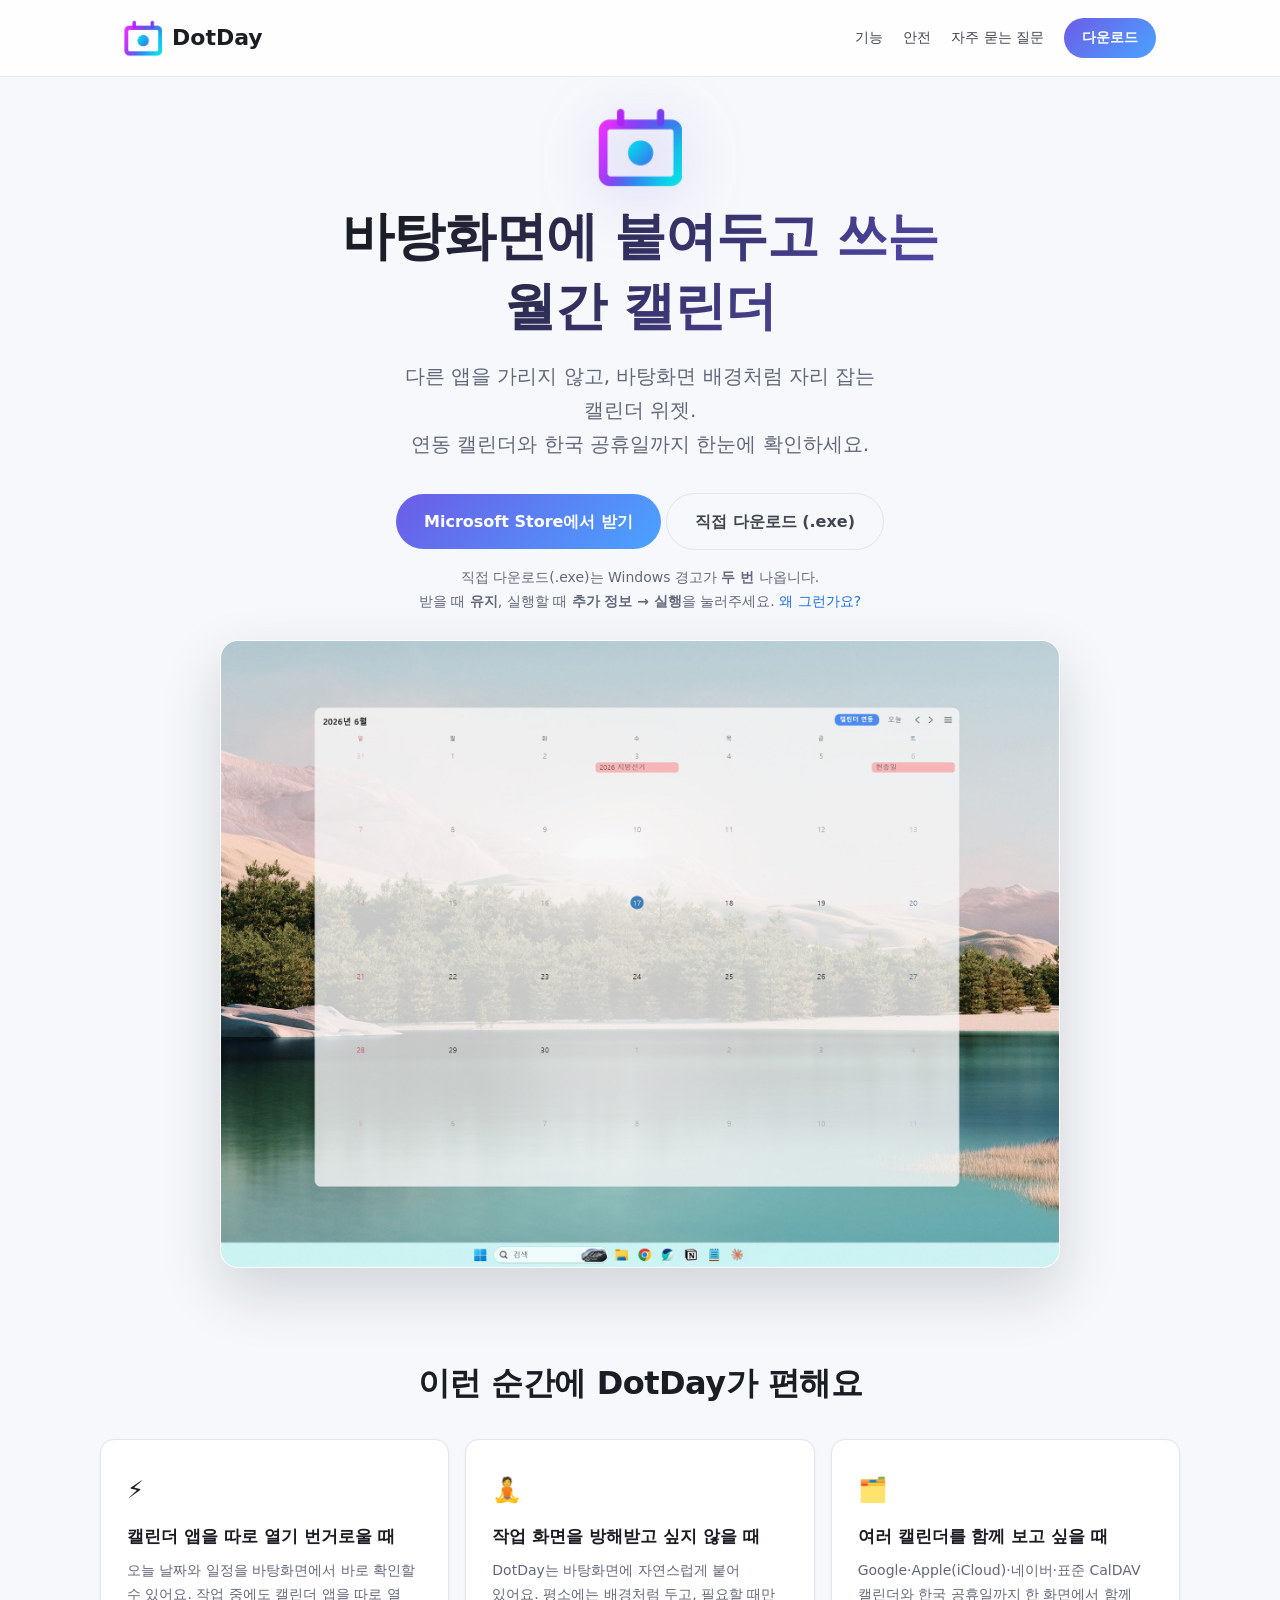
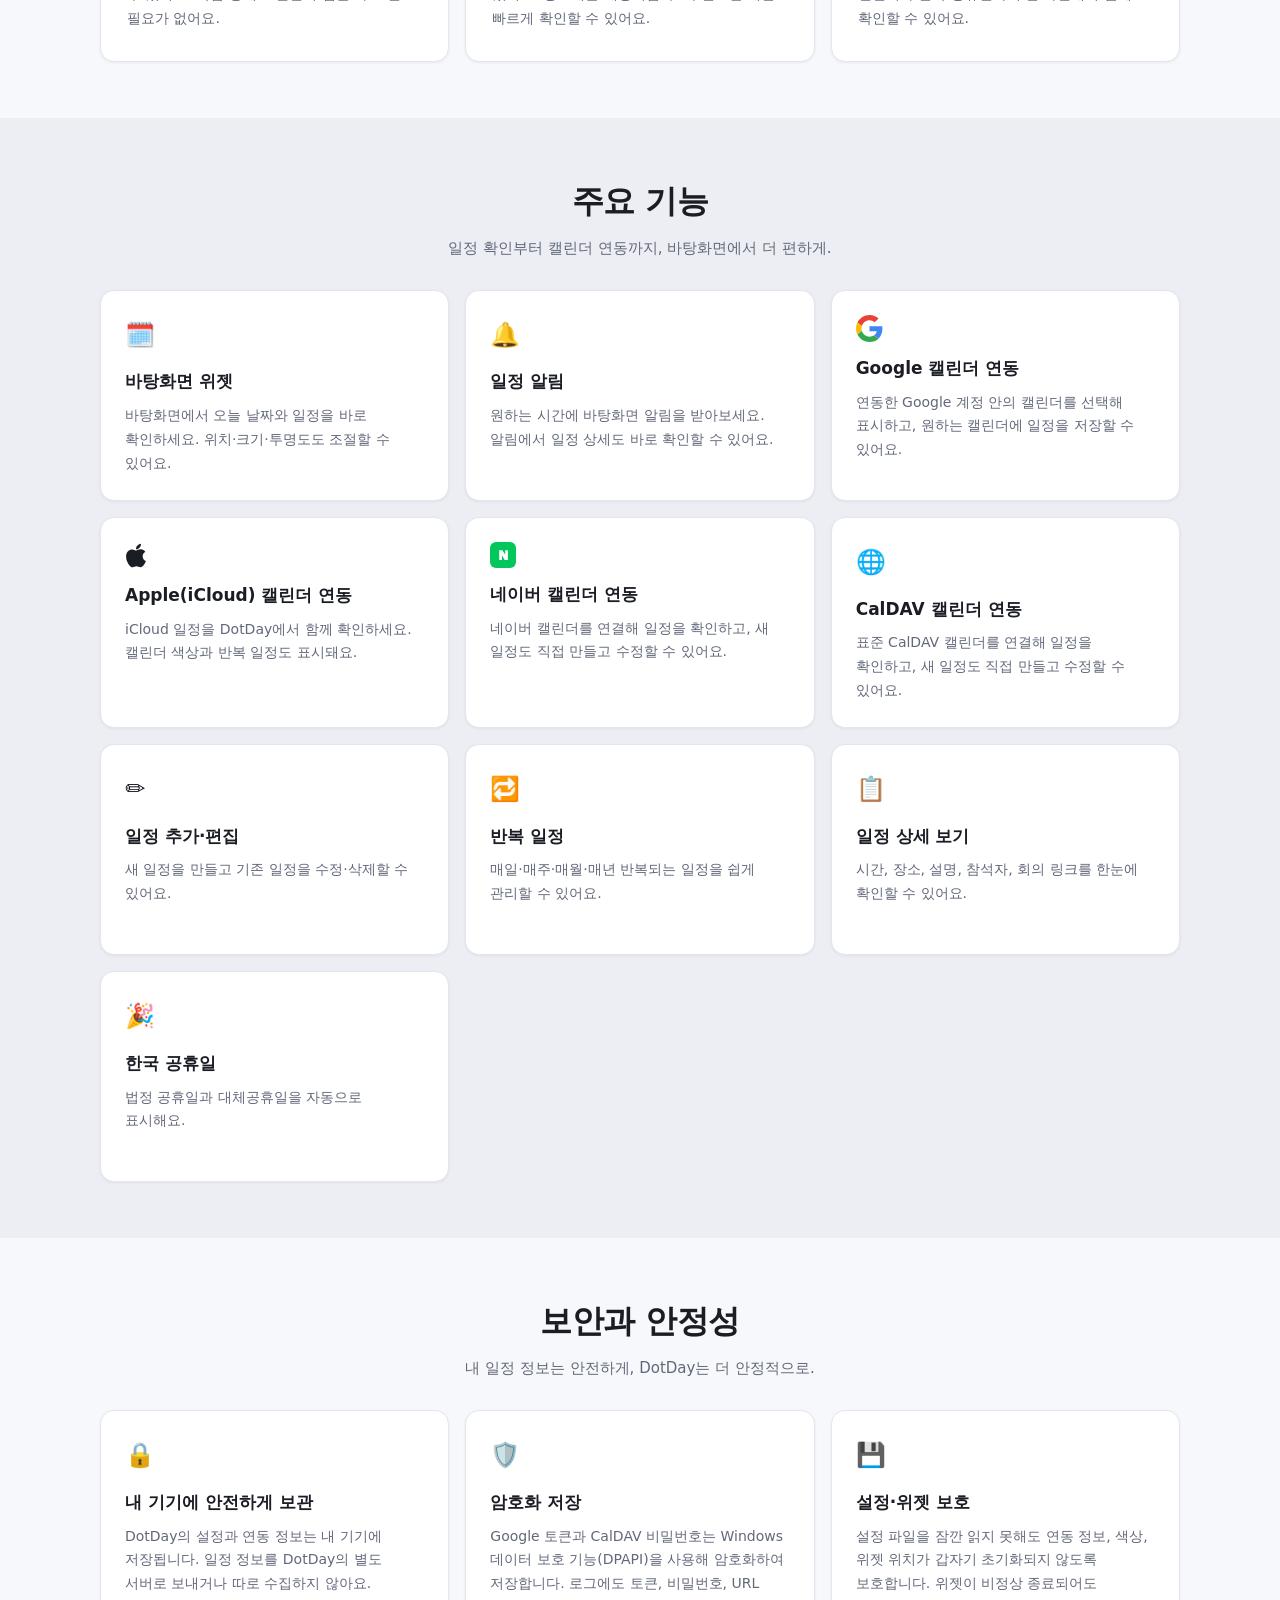
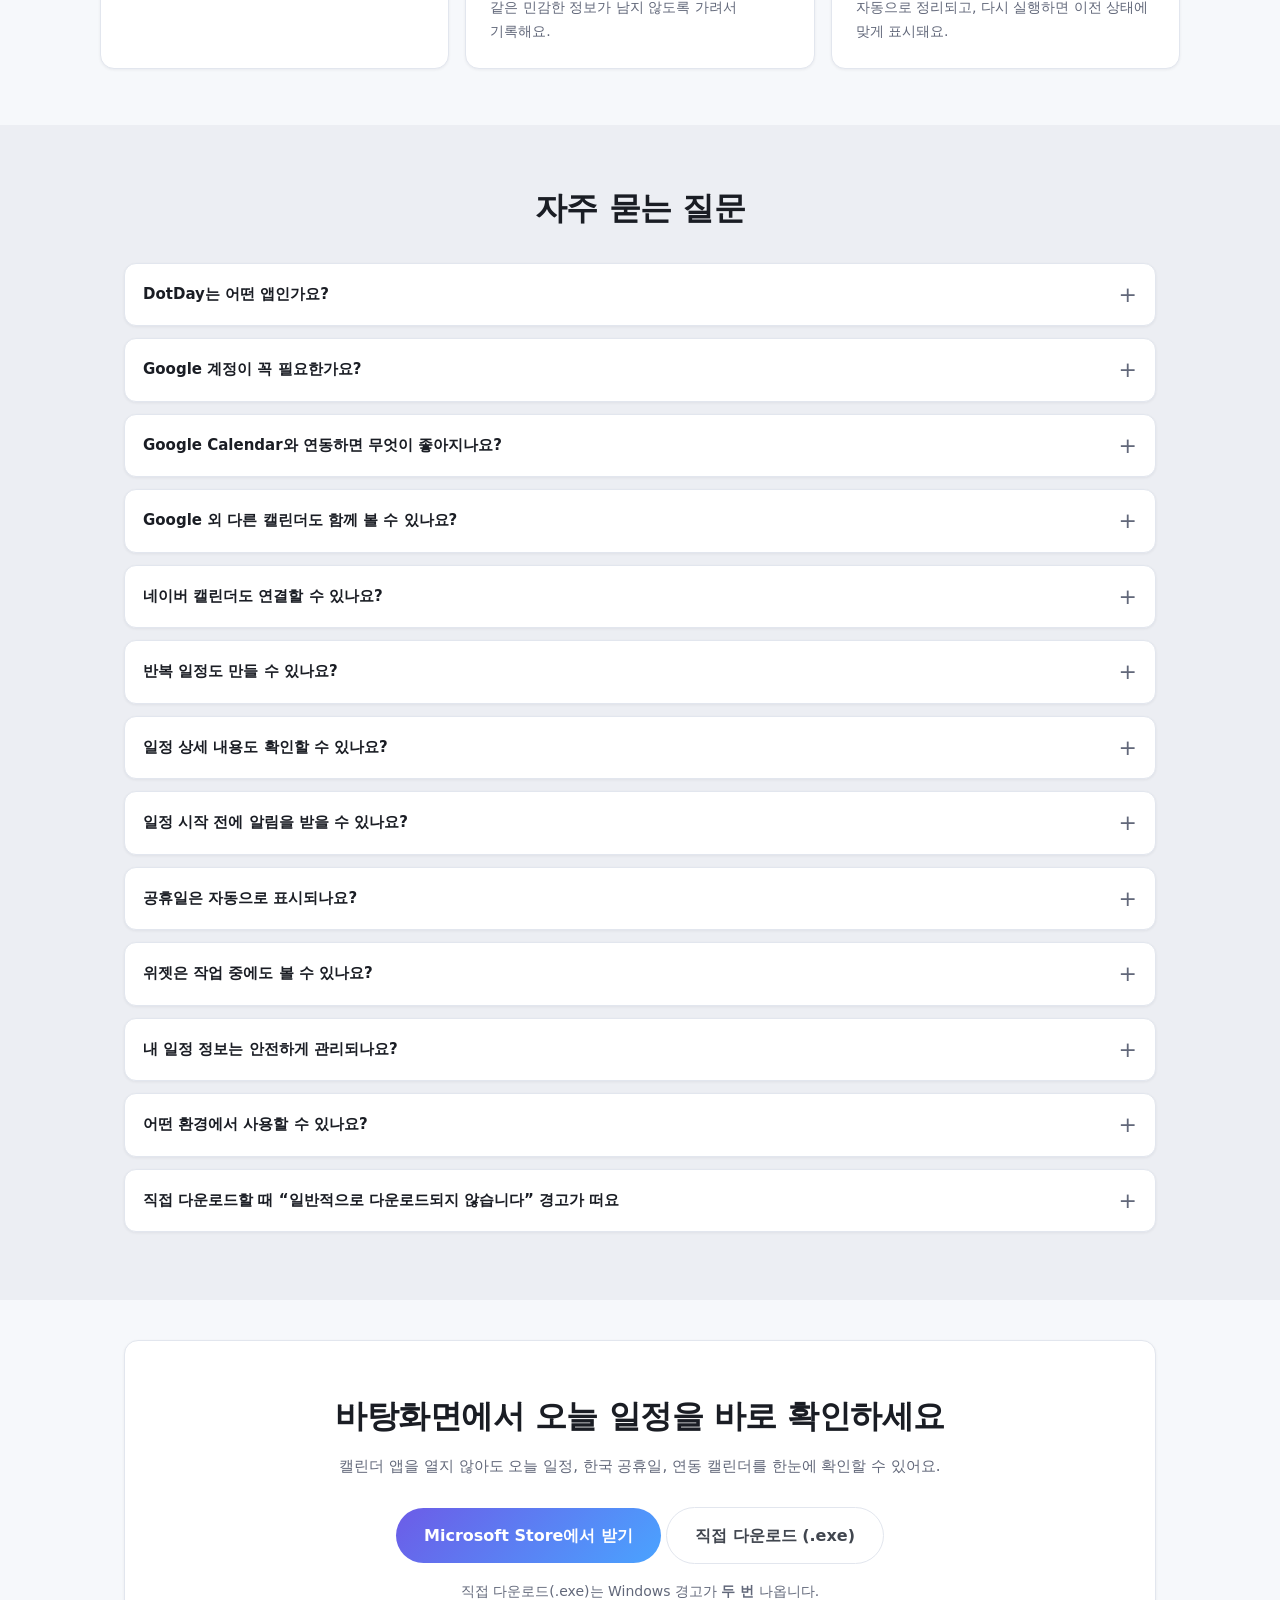
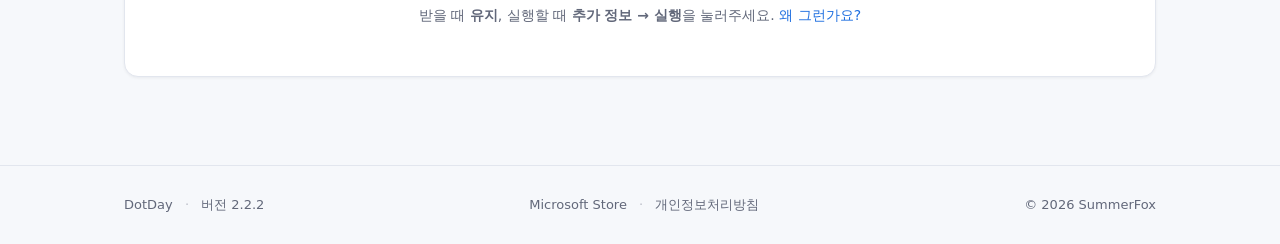
<file: index.html>
<!DOCTYPE html>
<html lang="ko">
<head>
  <meta charset="UTF-8" />
  <meta name="viewport" content="width=device-width, initial-scale=1.0" />
  <title>DotDay - 바탕화면 캘린더 위젯</title>
  <meta name="description" content="바탕화면 위에 사는 월간 캘린더 위젯. Google·Apple(iCloud)·네이버·CalDAV 캘린더 연동, 일정 알림, 한국 공휴일, 일정 추가까지." />
  <meta name="theme-color" media="(prefers-color-scheme: dark)" content="#0f1115" />
  <meta name="theme-color" media="(prefers-color-scheme: light)" content="#f6f8fb" />
  <link rel="icon" type="image/png" href="/assets/favicon.png?v=2" />
  <link rel="apple-touch-icon" href="/assets/apple-touch-icon.png" />
  <meta property="og:type" content="website" />
  <meta property="og:url" content="https://dotday-website.pages.dev/" />
  <meta property="og:title" content="DotDay - 바탕화면 캘린더 위젯" />
  <meta property="og:description" content="아이콘 위에 또렷하게 떠 있는 캘린더 위젯. Google·Apple(iCloud)·네이버·CalDAV 캘린더 연동과 일정 알림, 한국 공휴일까지." />
  <meta property="og:image" content="https://dotday-website.pages.dev/assets/og_image.png" />
  <meta property="og:image:width" content="1200" />
  <meta property="og:image:height" content="630" />
  <meta property="og:image:alt" content="DotDay 바탕화면 캘린더 위젯" />
  <meta name="twitter:card" content="summary_large_image" />
  <meta name="twitter:image" content="https://dotday-website.pages.dev/assets/og_image.png" />
  <link rel="stylesheet" href="styles.css?v=7" />
</head>
<body>
  <header class="site-header">
    <div class="wrap">
      <a class="brand" href="/"><img class="logo" src="/assets/logo.png?v=2" alt="DotDay 로고" width="38" height="38" /> DotDay</a>
      <nav class="nav">
        <a href="/#features">기능</a>
        <a href="/#trust">안전</a>
        <a href="/#faq">자주 묻는 질문</a>
        <a class="btn-nav" href="/#download">다운로드</a>
      </nav>
    </div>
  </header>

  <main>
    <section class="hero wrap">
      <img class="hero-logo" src="/assets/logo.png?v=2" alt="DotDay" width="84" height="84" />
      <h1>바탕화면에 붙여두고 쓰는<br />월간 캘린더</h1>
      <p>다른 앱을 가리지 않고, 바탕화면 배경처럼 자리 잡는 캘린더 위젯.<br />연동 캘린더와 한국 공휴일까지 한눈에 확인하세요.</p>
      <a class="btn" href="https://apps.microsoft.com/detail/9MWXX5BVG5JW?hl=ko-kr&amp;gl=KR" target="_blank" rel="noopener">
        Microsoft Store에서 받기
      </a>
      <a class="btn btn-secondary pc-only" href="https://github.com/leopark8808/dotday-releases/releases/latest/download/DotDay-Setup-2.2.2.0.exe">직접 다운로드 (.exe)</a>
      <p class="cta-note pc-only">직접 다운로드(.exe)는 Windows 경고가 <b>두 번</b> 나옵니다.<br />받을 때 <b>유지</b>, 실행할 때 <b>추가 정보 → 실행</b>을 눌러주세요. <a href="/#faq-warning">왜 그런가요?</a></p>
      <p class="cta-note mobile-only">DotDay는 PC 전용 앱입니다.<br />PC(Windows)에서 접속하면 설치할 수 있습니다.</p>
    </section>

    <section class="shot wrap">
      <div class="shot-frame">
        <img src="/assets/screenshot-desktop.jpg?v=3" alt="바탕화면에 떠 있는 DotDay 월간 캘린더 위젯 - 한국 공휴일이 표시된 6월 화면" loading="lazy" width="1920" height="1435" />
      </div>
    </section>

    <section id="usecase" class="usecase wrap">
      <h2 class="section-title">이런 순간에 DotDay가 편해요</h2>
      <div class="feature-grid">
        <div class="card">
          <span class="ic">⚡</span>
          <h3>캘린더 앱을 따로 열기 번거로울 때</h3>
          <p>오늘 날짜와 일정을 바탕화면에서 바로 확인할 수 있어요. 작업 중에도 캘린더 앱을 따로 열 필요가 없어요.</p>
        </div>
        <div class="card">
          <span class="ic">🧘</span>
          <h3>작업 화면을 방해받고 싶지 않을 때</h3>
          <p>DotDay는 바탕화면에 자연스럽게 붙어 있어요. 평소에는 배경처럼 두고, 필요할 때만 빠르게 확인할 수 있어요.</p>
        </div>
        <div class="card">
          <span class="ic">🗂️</span>
          <h3>여러 캘린더를 함께 보고 싶을 때</h3>
          <p>Google·Apple(iCloud)·네이버·표준 CalDAV 캘린더와 한국 공휴일까지 한 화면에서 함께 확인할 수 있어요.</p>
        </div>
      </div>
    </section>

    <section id="features" class="features band">
      <div class="wrap">
        <h2 class="section-title">주요 기능</h2>
        <p class="section-sub">일정 확인부터 캘린더 연동까지, 바탕화면에서 더 편하게.</p>
        <div class="feature-grid">
          <div class="card">
            <span class="ic">🗓️</span>
            <h3>바탕화면 위젯</h3>
            <p>바탕화면에서 오늘 날짜와 일정을 바로 확인하세요. 위치·크기·투명도도 조절할 수 있어요.</p>
          </div>
          <div class="card">
            <span class="ic">🔔</span>
            <h3>일정 알림</h3>
            <p>원하는 시간에 바탕화면 알림을 받아보세요. 알림에서 일정 상세도 바로 확인할 수 있어요.</p>
          </div>
          <div class="card">
            <span class="ic"><svg width="27" height="27" viewBox="0 0 48 48" style="display:block" aria-hidden="true"><path fill="#EA4335" d="M24 9.5c3.54 0 6.71 1.22 9.21 3.6l6.85-6.85C35.9 2.38 30.47 0 24 0 14.62 0 6.51 5.38 2.56 13.22l7.98 6.19C12.43 13.72 17.74 9.5 24 9.5z"/><path fill="#4285F4" d="M46.98 24.55c0-1.57-.15-3.09-.38-4.55H24v9.02h12.94c-.58 2.96-2.26 5.48-4.78 7.18l7.73 6c4.51-4.18 7.09-10.36 7.09-17.65z"/><path fill="#FBBC05" d="M10.53 28.59c-.48-1.45-.76-2.99-.76-4.59s.27-3.14.76-4.59l-7.98-6.19C.92 16.46 0 20.12 0 24c0 3.88.92 7.54 2.56 10.78l7.97-6.19z"/><path fill="#34A853" d="M24 48c6.48 0 11.93-2.13 15.89-5.81l-7.73-6c-2.15 1.45-4.92 2.3-8.16 2.3-6.26 0-11.57-4.22-13.47-9.91l-7.98 6.19C6.51 42.62 14.62 48 24 48z"/></svg></span>
            <h3>Google 캘린더 연동</h3>
            <p>연동한 Google 계정 안의 캘린더를 선택해 표시하고, 원하는 캘린더에 일정을 저장할 수 있어요.</p>
          </div>
          <div class="card">
            <span class="ic"><svg width="22" height="27" viewBox="0 0 384 512" style="display:block" aria-hidden="true"><path fill="currentColor" d="M318.7 268.7c-.2-36.7 16.4-64.4 50-84.8-18.8-26.9-47.2-41.7-84.7-44.6-35.5-2.8-74.3 20.7-88.5 20.7-15 0-49.4-19.7-76.4-19.7C63.3 141.2 4 184.8 4 273.5q0 39.3 14.4 81.2c12.8 36.7 59 126.7 107.2 125.2 25.2-.6 43-17.9 75.8-17.9 31.8 0 48.3 17.9 76.4 17.9 48.6-.7 90.4-82.5 102.6-119.3-65.2-30.7-61.7-90-61.7-91.9zm-56.6-164.2c27.3-32.4 24.8-61.9 24-72.5-24.1 1.4-52 16.4-67.9 34.9-17.5 19.8-27.8 44.3-25.6 71.9 26.1 2 49.9-11.4 69.5-34.3z"/></svg></span>
            <h3>Apple(iCloud) 캘린더 연동</h3>
            <p>iCloud 일정을 DotDay에서 함께 확인하세요. 캘린더 색상과 반복 일정도 표시돼요.</p>
          </div>
          <div class="card">
            <span class="ic"><svg width="26" height="26" viewBox="0 0 48 48" style="display:block" aria-hidden="true"><rect width="48" height="48" rx="11" fill="#03C75A"/><path fill="#fff" d="M17 15h6l5 8.5V15h5v18h-6l-5-8.5V33h-5z"/></svg></span>
            <h3>네이버 캘린더 연동</h3>
            <p>네이버 캘린더를 연결해 일정을 확인하고, 새 일정도 직접 만들고 수정할 수 있어요.</p>
          </div>
          <div class="card">
            <span class="ic">🌐</span>
            <h3>CalDAV 캘린더 연동</h3>
            <p>표준 CalDAV 캘린더를 연결해 일정을 확인하고, 새 일정도 직접 만들고 수정할 수 있어요.</p>
          </div>
          <div class="card">
            <span class="ic">✏️</span>
            <h3>일정 추가·편집</h3>
            <p>새 일정을 만들고 기존 일정을 수정·삭제할 수 있어요.</p>
          </div>
          <div class="card">
            <span class="ic">🔁</span>
            <h3>반복 일정</h3>
            <p>매일·매주·매월·매년 반복되는 일정을 쉽게 관리할 수 있어요.</p>
          </div>
          <div class="card">
            <span class="ic">📋</span>
            <h3>일정 상세 보기</h3>
            <p>시간, 장소, 설명, 참석자, 회의 링크를 한눈에 확인할 수 있어요.</p>
          </div>
          <div class="card">
            <span class="ic">🎉</span>
            <h3>한국 공휴일</h3>
            <p>법정 공휴일과 대체공휴일을 자동으로 표시해요.</p>
          </div>
        </div>
      </div>
    </section>

    <section id="trust" class="trust wrap">
      <h2 class="section-title">보안과 안정성</h2>
      <p class="section-sub">내 일정 정보는 안전하게, DotDay는 더 안정적으로.</p>
      <div class="feature-grid">
        <div class="card">
          <span class="ic">🔒</span>
          <h3>내 기기에 안전하게 보관</h3>
          <p>DotDay의 설정과 연동 정보는 내 기기에 저장됩니다. 일정 정보를 DotDay의 별도 서버로 보내거나 따로 수집하지 않아요.</p>
        </div>
        <div class="card">
          <span class="ic">🛡️</span>
          <h3>암호화 저장</h3>
          <p>Google 토큰과 CalDAV 비밀번호는 Windows 데이터 보호 기능(DPAPI)을 사용해 암호화하여 저장합니다. 로그에도 토큰, 비밀번호, URL 같은 민감한 정보가 남지 않도록 가려서 기록해요.</p>
        </div>
        <div class="card">
          <span class="ic">💾</span>
          <h3>설정·위젯 보호</h3>
          <p>설정 파일을 잠깐 읽지 못해도 연동 정보, 색상, 위젯 위치가 갑자기 초기화되지 않도록 보호합니다. 위젯이 비정상 종료되어도 자동으로 정리되고, 다시 실행하면 이전 상태에 맞게 표시돼요.</p>
        </div>
      </div>
    </section>

    <section id="faq" class="faq band">
      <div class="wrap">
        <h2 class="section-title">자주 묻는 질문</h2>
        <details>
          <summary>DotDay는 어떤 앱인가요?</summary>
          <p>DotDay는 Windows 바탕화면에 붙여두고 사용하는 캘린더 위젯 앱입니다. 캘린더 앱을 따로 열지 않아도 오늘 날짜, 일정, 한국 공휴일을 바탕화면에서 바로 확인할 수 있어요.</p>
        </details>
        <details>
          <summary>Google 계정이 꼭 필요한가요?</summary>
          <p>아니요. Google 계정을 연결하지 않아도 월간 캘린더와 한국 공휴일을 확인할 수 있어요. Google Calendar를 연결하면 내 일정을 함께 표시하고, 일정을 추가·수정·삭제할 수 있어요.</p>
        </details>
        <details>
          <summary>Google Calendar와 연동하면 무엇이 좋아지나요?</summary>
          <p>Google Calendar의 일정을 DotDay에서 함께 볼 수 있고, 새 일정을 원하는 Google 캘린더에 저장할 수 있어요. 기존 일정도 편집하거나 다른 캘린더로 이동할 수 있습니다.</p>
        </details>
        <details>
          <summary>Google 외 다른 캘린더도 함께 볼 수 있나요?</summary>
          <p>네. Apple(iCloud)·네이버 캘린더와 표준 CalDAV를 지원하는 캘린더를 연결하면 DotDay에서 함께 확인할 수 있어요. iCloud는 Apple ID와 앱 전용 암호로, 네이버는 아이디와 비밀번호로 연결하고, 표시할 캘린더를 개별로 선택할 수 있어요. 캘린더별 색상도 함께 표시돼 여러 일정을 구분하기 쉬워요.</p>
        </details>
        <details>
          <summary>네이버 캘린더도 연결할 수 있나요?</summary>
          <p>네. 네이버 아이디와 비밀번호(2단계 인증을 쓰는 경우 애플리케이션 비밀번호)만 입력하면 서버 주소 없이 바로 연결돼요. 일정을 함께 보는 것은 물론, 네이버 캘린더에 일정을 직접 추가·수정·삭제하고 반복 일정도 만들 수 있어요.</p>
        </details>
        <details>
          <summary>반복 일정도 만들 수 있나요?</summary>
          <p>네. 매일·매주·매월·매년 반복되는 일정을 만들 수 있어요. 반복 일정을 수정하거나 삭제할 때는 “이 일정만” 또는 “전체 반복” 중에서 선택할 수 있습니다.</p>
        </details>
        <details>
          <summary>일정 상세 내용도 확인할 수 있나요?</summary>
          <p>네. 일정을 더블클릭하면 시간, 장소, 설명, 반복 정보, 참석자, 주최자, 회의 링크 등을 상세 보기 카드로 확인할 수 있어요. 여러 캘린더의 일정도 한눈에 보기 좋게 정리됩니다.</p>
        </details>
        <details>
          <summary>일정 시작 전에 알림을 받을 수 있나요?</summary>
          <p>네. 설정에서 일정 알림을 켜면 일정 시작 전 바탕화면 우하단에 알림 카드가 떠요. 시작 시·1분 전·5분 전·10분 전·30분 전·1시간 전 중에서 원하는 시각을 여러 개 고를 수 있고, 알림을 클릭하면 그 일정의 상세를 바로 볼 수 있어요. 앱이 직접 표시하는 알림이라 Windows 알림 설정과 상관없이 보여요.</p>
        </details>
        <details>
          <summary>공휴일은 자동으로 표시되나요?</summary>
          <p>네. 한국 법정 공휴일과 대체공휴일이 자동으로 표시되고, 음력 정보도 함께 확인할 수 있어요. 네트워크 문제로 공휴일 정보를 불러오지 못해도 내장 데이터로 계속 표시됩니다.</p>
        </details>
        <details>
          <summary>위젯은 작업 중에도 볼 수 있나요?</summary>
          <p>네. 평소에는 바탕화면에 자연스럽게 두고 사용하다가, 필요할 때는 항상 위에 표시해 다른 창을 사용 중일 때도 일정을 빠르게 확인할 수 있어요.</p>
        </details>
        <details>
          <summary>내 일정 정보는 안전하게 관리되나요?</summary>
          <p>DotDay의 설정과 연동 정보는 내 기기에 저장됩니다. 일정 정보를 DotDay의 별도 서버로 보내거나 따로 수집하지 않아요. Google 토큰과 CalDAV 비밀번호는 Windows 데이터 보호 기능을 사용해 암호화하여 저장합니다.</p>
        </details>
        <details>
          <summary>어떤 환경에서 사용할 수 있나요?</summary>
          <p>Windows 10·11 데스크톱에서 사용할 수 있어요. Microsoft Store 또는 <a href="https://github.com/leopark8808/dotday-releases/releases/latest/download/DotDay-Setup-2.2.2.0.exe">직접 다운로드(.exe)</a>로 설치할 수 있어요.</p>
        </details>
        <details id="faq-warning">
          <summary>직접 다운로드할 때 “일반적으로 다운로드되지 않습니다” 경고가 떠요</summary>
          <p>브라우저가 아직 널리 퍼지지 않은 설치 파일에 대해 보여주는 안내입니다. DotDay 설치 파일에 문제가 있다는 뜻은 아니에요. 내려받은 사람이 늘어나면 자연스럽게 사라집니다.</p>
          <p>설치하려면 경고를 <b>두 번</b> 지나야 해요.</p>
          <p><b>1단계 — 받을 때</b><br />브라우저 다운로드 목록에서 파일 옆 <b>···</b>(점 세 개) → <b>유지</b>를 누르세요. 확인이 한 번 더 나오면 <b>계속 유지</b>를 누르면 됩니다.</p>
          <p><b>2단계 — 실행할 때</b><br />내려받은 파일을 실행하면 파란 창이 뜹니다. <b>추가 정보</b>를 누른 뒤 나타나는 <b>실행</b> 버튼을 누르세요.</p>
          <p>이 과정 없이 바로 설치하고 싶다면 <a href="https://apps.microsoft.com/detail/9MWXX5BVG5JW?hl=ko-kr&amp;gl=KR" target="_blank" rel="noopener">Microsoft Store</a>에서 받으시면 됩니다. Store 버전은 Microsoft가 검수하고 서명해 배포하므로 경고가 나오지 않아요. 설치 후 자동으로 최신 버전이 유지되는 것도 같습니다.</p>
        </details>
      </div>
    </section>

    <section id="download" class="cta-wrap wrap">
      <div class="cta">
        <h2 class="section-title">바탕화면에서 오늘 일정을 바로 확인하세요</h2>
        <p class="section-sub">캘린더 앱을 열지 않아도 오늘 일정, 한국 공휴일, 연동 캘린더를 한눈에 확인할 수 있어요.</p>
        <a class="btn" href="https://apps.microsoft.com/detail/9MWXX5BVG5JW?hl=ko-kr&amp;gl=KR" target="_blank" rel="noopener">Microsoft Store에서 받기</a>
        <a class="btn btn-secondary pc-only" href="https://github.com/leopark8808/dotday-releases/releases/latest/download/DotDay-Setup-2.2.2.0.exe">직접 다운로드 (.exe)</a>
        <p class="cta-note pc-only">직접 다운로드(.exe)는 Windows 경고가 <b>두 번</b> 나옵니다.<br />받을 때 <b>유지</b>, 실행할 때 <b>추가 정보 → 실행</b>을 눌러주세요. <a href="/#faq-warning">왜 그런가요?</a></p>
        <p class="cta-note mobile-only">DotDay는 PC 전용 앱입니다.<br />PC(Windows)에서 접속하면 설치할 수 있습니다.</p>
      </div>
    </section>
  </main>

  <footer class="site-footer">
    <div class="wrap">
      <div><a href="/">DotDay</a> <span class="dot">·</span> 버전 <span id="appVersion">2.2.2</span></div>
      <div>
        <a href="https://apps.microsoft.com/detail/9MWXX5BVG5JW?hl=ko-kr&amp;gl=KR" target="_blank" rel="noopener">Microsoft Store</a>
        <span class="dot">·</span>
        <a href="/privacy.html">개인정보처리방침</a>
      </div>
      <div>© 2026 SummerFox</div>
    </div>
  </footer>
  <script>
    fetch('/version.json').then(r=>r.json()).then(d=>{
      if(d&&d.version) document.querySelectorAll('#appVersion').forEach(el=>el.textContent=d.version);
    }).catch(()=>{});
    // 모바일에선 exe 직접 다운로드가 무의미 → 버튼·경고 안내 숨기고 PC 전용 안내 노출
    // (최신 아이패드는 UA가 Mac으로 잡히므로 터치포인트로 구분)
    (function(){
      var ua = navigator.userAgent || '';
      if (/Android|iPhone|iPad|iPod|Windows Phone/i.test(ua) || (/Mac/i.test(ua) && navigator.maxTouchPoints > 1))
        document.documentElement.className += ' is-mobile';
    })();
  </script>
</body>
</html>
</file>
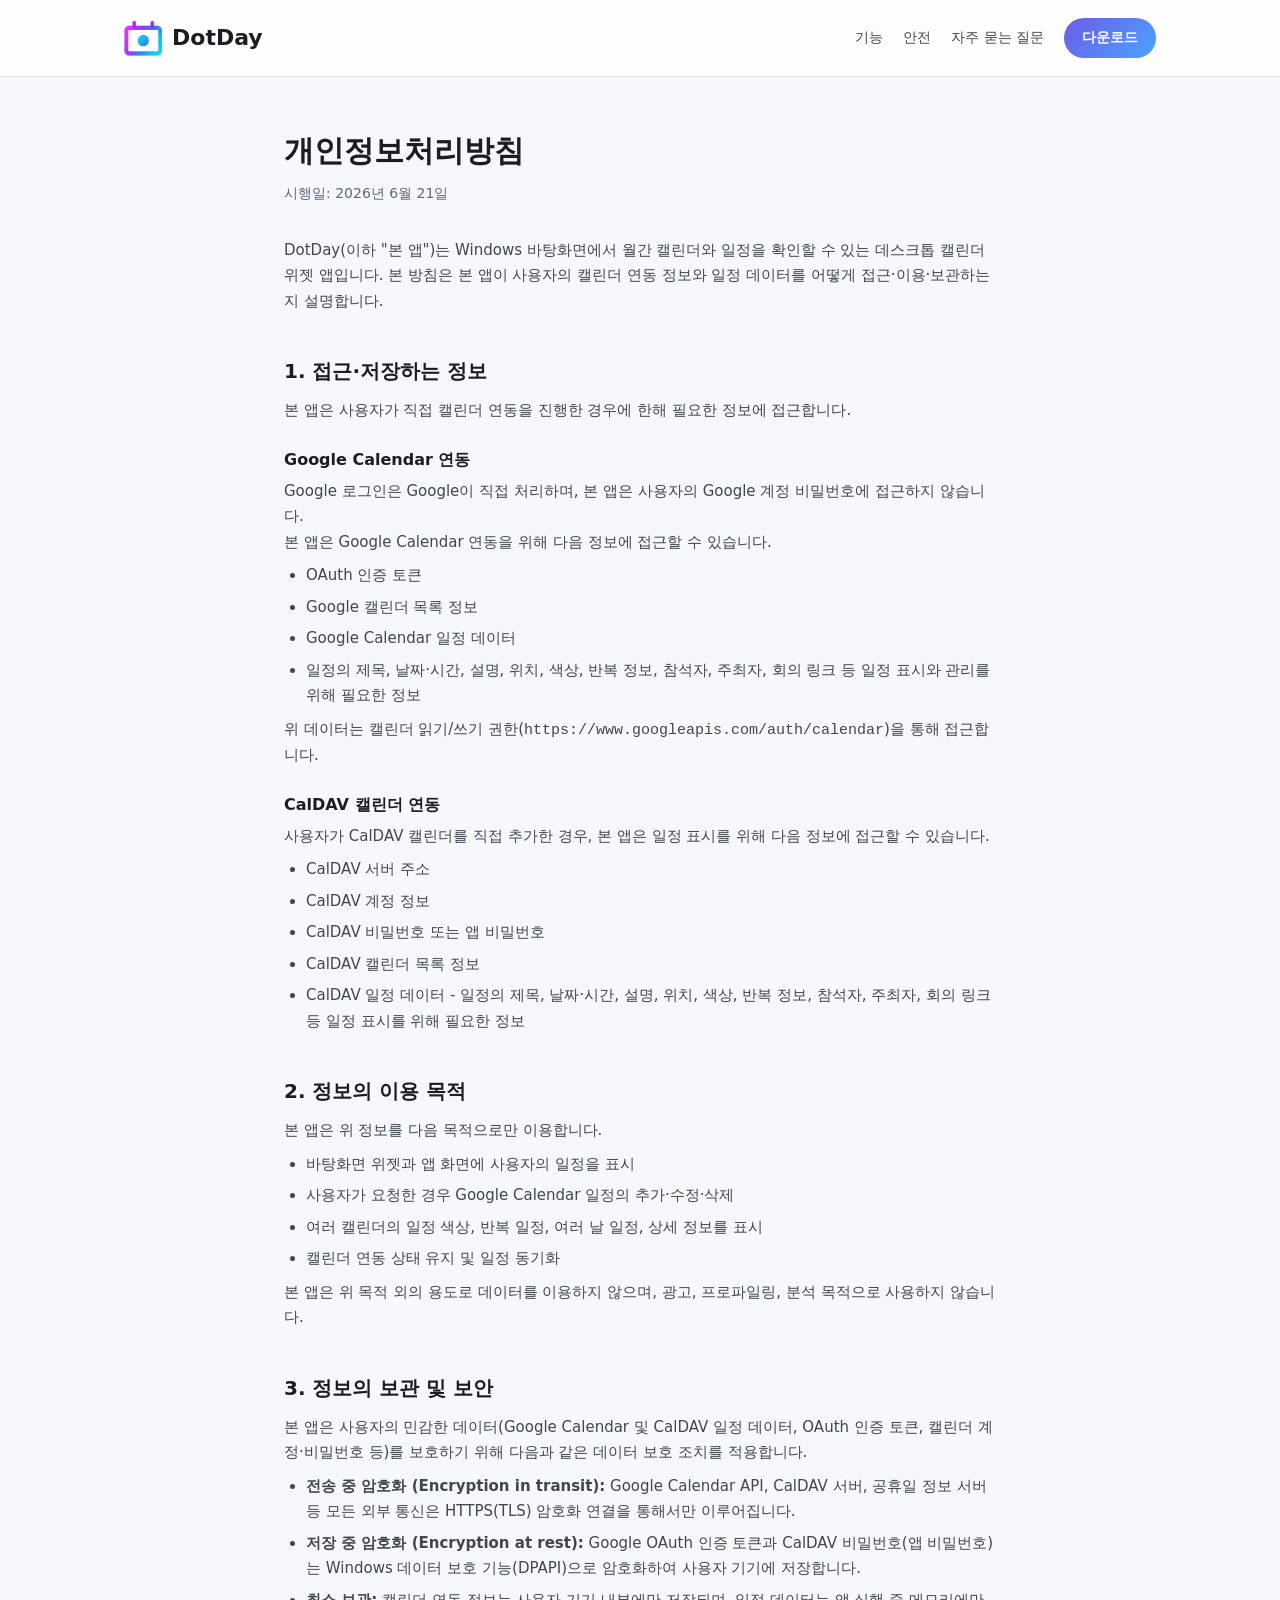
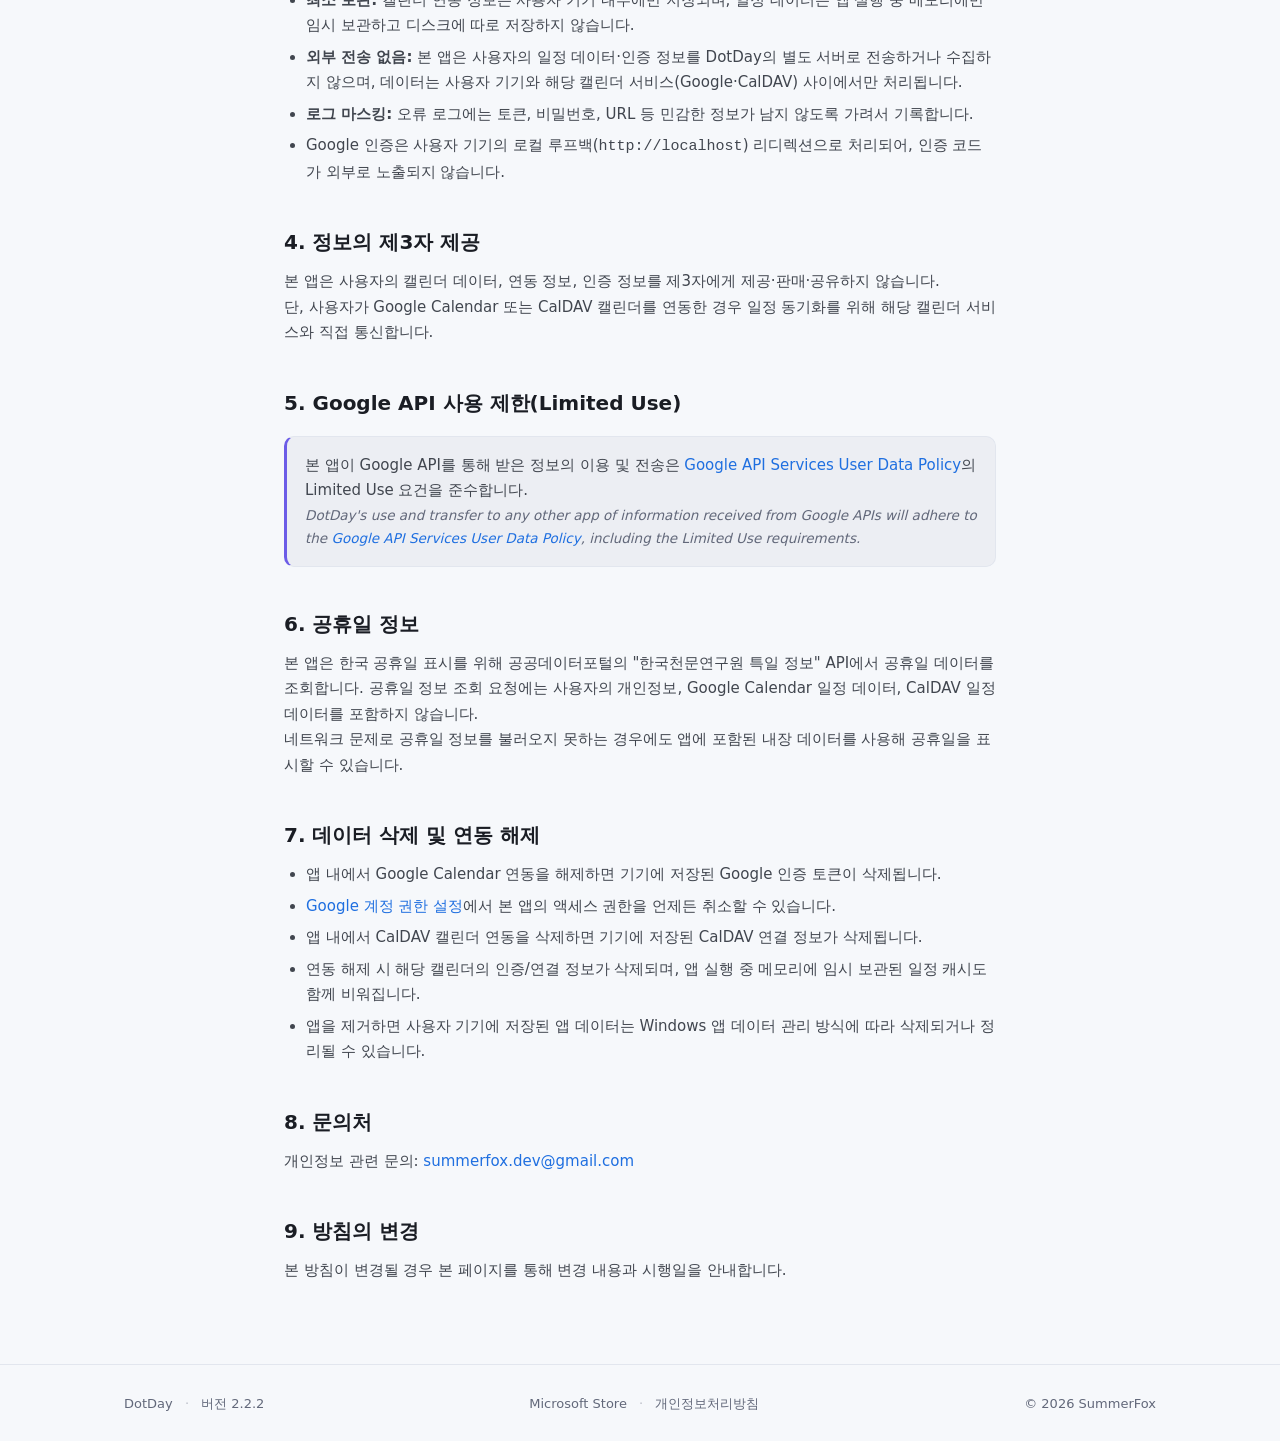
<file: privacy.html>
<!DOCTYPE html>
<html lang="ko">
<head>
  <meta charset="UTF-8" />
  <meta name="viewport" content="width=device-width, initial-scale=1.0" />
  <title>개인정보처리방침 - DotDay</title>
  <meta name="description" content="DotDay 바탕화면 캘린더 위젯의 개인정보처리방침. Google·CalDAV 캘린더 데이터 취급 방침." />
  <meta name="theme-color" media="(prefers-color-scheme: dark)" content="#0f1115" />
  <meta name="theme-color" media="(prefers-color-scheme: light)" content="#f6f8fb" />
  <link rel="icon" type="image/png" href="/assets/favicon.png?v=2" />
  <link rel="apple-touch-icon" href="/assets/apple-touch-icon.png" />
  <link rel="stylesheet" href="styles.css" />
</head>
<body>
  <header class="site-header">
    <div class="wrap">
      <a class="brand" href="/"><img class="logo" src="/assets/logo.png" alt="DotDay 로고" width="28" height="28" /> DotDay</a>
      <nav class="nav">
        <a href="/#features">기능</a>
        <a href="/#trust">안전</a>
        <a href="/#faq">자주 묻는 질문</a>
        <a class="btn-nav" href="https://apps.microsoft.com/detail/9MWXX5BVG5JW?hl=ko-kr&amp;gl=KR" target="_blank" rel="noopener">다운로드</a>
      </nav>
    </div>
  </header>

  <main class="wrap doc">
    <h1>개인정보처리방침</h1>
    <p class="updated">시행일: 2026년 6월 21일</p>

    <p>
      DotDay(이하 "본 앱")는 Windows 바탕화면에서 월간 캘린더와 일정을 확인할 수 있는 데스크톱 캘린더 위젯 앱입니다.
      본 방침은 본 앱이 사용자의 캘린더 연동 정보와 일정 데이터를 어떻게 접근·이용·보관하는지 설명합니다.
    </p>

    <h2>1. 접근·저장하는 정보</h2>
    <p>본 앱은 사용자가 직접 캘린더 연동을 진행한 경우에 한해 필요한 정보에 접근합니다.</p>

    <h3>Google Calendar 연동</h3>
    <p>Google 로그인은 Google이 직접 처리하며, 본 앱은 사용자의 Google 계정 비밀번호에 접근하지 않습니다.</p>
    <p>본 앱은 Google Calendar 연동을 위해 다음 정보에 접근할 수 있습니다.</p>
    <ul>
      <li>OAuth 인증 토큰</li>
      <li>Google 캘린더 목록 정보</li>
      <li>Google Calendar 일정 데이터</li>
      <li>일정의 제목, 날짜·시간, 설명, 위치, 색상, 반복 정보, 참석자, 주최자, 회의 링크 등 일정 표시와 관리를 위해 필요한 정보</li>
    </ul>
    <p>위 데이터는 캘린더 읽기/쓰기 권한(<code>https://www.googleapis.com/auth/calendar</code>)을 통해 접근합니다.</p>

    <h3>CalDAV 캘린더 연동</h3>
    <p>사용자가 CalDAV 캘린더를 직접 추가한 경우, 본 앱은 일정 표시를 위해 다음 정보에 접근할 수 있습니다.</p>
    <ul>
      <li>CalDAV 서버 주소</li>
      <li>CalDAV 계정 정보</li>
      <li>CalDAV 비밀번호 또는 앱 비밀번호</li>
      <li>CalDAV 캘린더 목록 정보</li>
      <li>CalDAV 일정 데이터 - 일정의 제목, 날짜·시간, 설명, 위치, 색상, 반복 정보, 참석자, 주최자, 회의 링크 등 일정 표시를 위해 필요한 정보</li>
    </ul>

    <h2>2. 정보의 이용 목적</h2>
    <p>본 앱은 위 정보를 다음 목적으로만 이용합니다.</p>
    <ul>
      <li>바탕화면 위젯과 앱 화면에 사용자의 일정을 표시</li>
      <li>사용자가 요청한 경우 Google Calendar 일정의 추가·수정·삭제</li>
      <li>여러 캘린더의 일정 색상, 반복 일정, 여러 날 일정, 상세 정보를 표시</li>
      <li>캘린더 연동 상태 유지 및 일정 동기화</li>
    </ul>
    <p>본 앱은 위 목적 외의 용도로 데이터를 이용하지 않으며, 광고, 프로파일링, 분석 목적으로 사용하지 않습니다.</p>

    <h2>3. 정보의 보관 및 보안</h2>
    <p>본 앱은 사용자의 민감한 데이터(Google Calendar 및 CalDAV 일정 데이터, OAuth 인증 토큰, 캘린더 계정·비밀번호 등)를 보호하기 위해 다음과 같은 데이터 보호 조치를 적용합니다.</p>
    <ul>
      <li><strong>전송 중 암호화 (Encryption in transit):</strong> Google Calendar API, CalDAV 서버, 공휴일 정보 서버 등 모든 외부 통신은 HTTPS(TLS) 암호화 연결을 통해서만 이루어집니다.</li>
      <li><strong>저장 중 암호화 (Encryption at rest):</strong> Google OAuth 인증 토큰과 CalDAV 비밀번호(앱 비밀번호)는 Windows 데이터 보호 기능(DPAPI)으로 암호화하여 사용자 기기에 저장합니다.</li>
      <li><strong>최소 보관:</strong> 캘린더 연동 정보는 사용자 기기 내부에만 저장되며, 일정 데이터는 앱 실행 중 메모리에만 임시 보관하고 디스크에 따로 저장하지 않습니다.</li>
      <li><strong>외부 전송 없음:</strong> 본 앱은 사용자의 일정 데이터·인증 정보를 DotDay의 별도 서버로 전송하거나 수집하지 않으며, 데이터는 사용자 기기와 해당 캘린더 서비스(Google·CalDAV) 사이에서만 처리됩니다.</li>
      <li><strong>로그 마스킹:</strong> 오류 로그에는 토큰, 비밀번호, URL 등 민감한 정보가 남지 않도록 가려서 기록합니다.</li>
      <li>Google 인증은 사용자 기기의 로컬 루프백(<code>http://localhost</code>) 리디렉션으로 처리되어, 인증 코드가 외부로 노출되지 않습니다.</li>
    </ul>

    <h2>4. 정보의 제3자 제공</h2>
    <p>본 앱은 사용자의 캘린더 데이터, 연동 정보, 인증 정보를 제3자에게 제공·판매·공유하지 않습니다.</p>
    <p>단, 사용자가 Google Calendar 또는 CalDAV 캘린더를 연동한 경우 일정 동기화를 위해 해당 캘린더 서비스와 직접 통신합니다.</p>

    <h2>5. Google API 사용 제한(Limited Use)</h2>
    <div class="callout">
      <p>본 앱이 Google API를 통해 받은 정보의 이용 및 전송은 <a href="https://developers.google.com/terms/api-services-user-data-policy" target="_blank" rel="noopener">Google API Services User Data Policy</a>의 Limited Use 요건을 준수합니다.</p>
      <p class="en">DotDay's use and transfer to any other app of information received from Google APIs will adhere to the <a href="https://developers.google.com/terms/api-services-user-data-policy" target="_blank" rel="noopener">Google API Services User Data Policy</a>, including the Limited Use requirements.</p>
    </div>

    <h2>6. 공휴일 정보</h2>
    <p>본 앱은 한국 공휴일 표시를 위해 공공데이터포털의 "한국천문연구원 특일 정보" API에서 공휴일 데이터를 조회합니다. 공휴일 정보 조회 요청에는 사용자의 개인정보, Google Calendar 일정 데이터, CalDAV 일정 데이터를 포함하지 않습니다.</p>
    <p>네트워크 문제로 공휴일 정보를 불러오지 못하는 경우에도 앱에 포함된 내장 데이터를 사용해 공휴일을 표시할 수 있습니다.</p>

    <h2>7. 데이터 삭제 및 연동 해제</h2>
    <ul>
      <li>앱 내에서 Google Calendar 연동을 해제하면 기기에 저장된 Google 인증 토큰이 삭제됩니다.</li>
      <li><a href="https://myaccount.google.com/permissions" target="_blank" rel="noopener">Google 계정 권한 설정</a>에서 본 앱의 액세스 권한을 언제든 취소할 수 있습니다.</li>
      <li>앱 내에서 CalDAV 캘린더 연동을 삭제하면 기기에 저장된 CalDAV 연결 정보가 삭제됩니다.</li>
      <li>연동 해제 시 해당 캘린더의 인증/연결 정보가 삭제되며, 앱 실행 중 메모리에 임시 보관된 일정 캐시도 함께 비워집니다.</li>
      <li>앱을 제거하면 사용자 기기에 저장된 앱 데이터는 Windows 앱 데이터 관리 방식에 따라 삭제되거나 정리될 수 있습니다.</li>
    </ul>

    <h2>8. 문의처</h2>
    <p>개인정보 관련 문의: <a href="mailto:summerfox.dev@gmail.com">summerfox.dev@gmail.com</a></p>

    <h2>9. 방침의 변경</h2>
    <p>본 방침이 변경될 경우 본 페이지를 통해 변경 내용과 시행일을 안내합니다.</p>
  </main>

  <footer class="site-footer">
    <div class="wrap">
      <div><a href="/">DotDay</a> <span class="dot">·</span> 버전 <span id="appVersion">2.2.2</span></div>
      <div>
        <a href="https://apps.microsoft.com/detail/9MWXX5BVG5JW?hl=ko-kr&amp;gl=KR" target="_blank" rel="noopener">Microsoft Store</a>
        <span class="dot">·</span>
        <a href="/privacy.html">개인정보처리방침</a>
      </div>
      <div>© 2026 SummerFox</div>
    </div>
  </footer>
</body>
</html>
</file>
<file: styles.css>
/* dotday 웹사이트 - 검증/소개용 정적 페이지 */
:root {
  --bg: #0f1115;
  --surface: #171a21;
  --band: #171a21;
  --card: #1e222b;
  --text: #e8eaf0;
  --muted: #9aa0ad;
  --line: #262a33;
  --accent: #6c5ce7;
  --accent2: #4aa3ff;
  --link: #4aa3ff;
  --text-soft: #cfd3dc;
  --radius: 14px;
  --maxw: 1080px;
}

* { box-sizing: border-box; margin: 0; padding: 0; }

/* 한국어 줄바꿈: 글자 단위가 아닌 어절 단위로 끊어 자연스럽게 */
.hero p, .section-title, .section-sub, .card p, .step p, .step h3, .faq summary, .faq details p { word-break: keep-all; }

html { scroll-behavior: smooth; }

body {
  font-family: "Pretendard", -apple-system, "Segoe UI", "Malgun Gothic", system-ui, sans-serif;
  background: var(--bg);
  color: var(--text);
  line-height: 1.7;
  -webkit-font-smoothing: antialiased;
}

a { color: var(--link); text-decoration: none; }
a:hover { text-decoration: underline; }

.wrap { max-width: var(--maxw); margin: 0 auto; padding: 0 24px; }

/* 교차 배경 밴드: 섹션 영역 구분 */
.band { background: var(--band); }

/* ── 헤더 ── */
.site-header {
  padding: 18px 0;
  border-bottom: 1px solid var(--line);
  position: sticky; top: 0;
  background: rgba(15,17,21,.85);
  backdrop-filter: blur(10px);
  z-index: 10;
}
.site-header .wrap { display: flex; align-items: center; justify-content: space-between; }
.brand { display: flex; align-items: center; gap: 10px; font-weight: 700; font-size: 22px; color: var(--text); }
.brand:hover { text-decoration: none; }
.brand .logo { width: 38px; height: 38px; display: block; }
.nav { display: flex; align-items: center; }
.nav a { color: var(--text-soft); margin-left: 20px; font-size: 14px; }
.nav a:hover { color: var(--text); text-decoration: none; }
.nav a.btn-nav {
  color: #fff; font-weight: 600;
  background: linear-gradient(135deg, var(--accent), var(--accent2));
  padding: 8px 18px; border-radius: 999px;
}
.nav a.btn-nav:hover { color: #fff; opacity: .92; box-shadow: 0 6px 18px rgba(108,92,231,.3); }
@media (max-width: 560px) {
  .nav a:not(.btn-nav) { display: none; }
}

/* ── 히어로 ── */
.hero { text-align: center; padding-block: 28px 18px; }
.hero-logo {
  width: 84px; height: 84px; display: block; margin: 0 auto 12px;
  filter: drop-shadow(0 10px 30px rgba(108,92,231,.35));
}
.hero h1 {
  font-size: clamp(32px, 6vw, 52px); line-height: 1.35;
  font-weight: 800; letter-spacing: -1px;
  background: linear-gradient(135deg, #fff 30%, var(--accent2));
  -webkit-background-clip: text; background-clip: text; -webkit-text-fill-color: transparent;
}
.hero p:not(.cta-note) { color: var(--muted); font-size: clamp(16px, 2.5vw, 20px); margin: 18px auto 32px; max-width: 520px; }
.btn {
  display: inline-flex; align-items: center; gap: 8px;
  background: linear-gradient(135deg, var(--accent), var(--accent2));
  color: #fff; font-weight: 600; font-size: 16px;
  padding: 14px 28px; border-radius: 999px; border: 0; cursor: pointer;
  transition: transform .15s ease, box-shadow .15s ease;
}
.btn:hover { transform: translateY(-2px); box-shadow: 0 10px 30px rgba(108,92,231,.35); text-decoration: none; }
.btn-secondary {
  background: transparent;
  border: 1.5px solid var(--line);
  color: var(--text-soft);
}
.btn-secondary:hover { border-color: var(--accent2); color: var(--accent2); box-shadow: 0 6px 20px rgba(74,163,255,.2); }
.cta-note { font-size: 14px; color: var(--muted); margin-top: 16px; }

/* 모바일: 설치 파일 다운로드 무의미 → exe 버튼·안내 숨기고 PC 전용 배지 노출 (JS UA 감지로 html.is-mobile 부여) */
.mobile-only { display: none; }
html.is-mobile .pc-only { display: none; }
html.is-mobile .mobile-only {
  display: block;
  width: fit-content;
  margin-left: auto;
  margin-right: auto;
  background: rgba(108, 92, 231, 0.16);
  color: #a99df1;
  border: 1px solid rgba(108, 92, 231, 0.35);
  border-radius: 12px;
  padding: 10px 18px;
  font-weight: 600;
}

/* ── 제품 스크린샷 ── */
.shot { padding-block: 8px 32px; }
.shot-frame {
  max-width: 840px; margin: 0 auto;
  border-radius: 18px; overflow: hidden;
  border: 1px solid var(--line);
  box-shadow: 0 24px 60px rgba(0,0,0,.35);
}
.shot-frame img { display: block; width: 100%; height: auto; }
@media (prefers-color-scheme: light) {
  .shot-frame { box-shadow: 0 24px 60px rgba(16,24,40,.16); border-color: rgba(255,255,255,.6); }
}

/* ── 기능 ── */
.features, .usecase { padding: 56px 0; }
.trust { padding: 56px 0; }
.feature-grid { display: grid; grid-template-columns: repeat(auto-fit, minmax(280px, 1fr)); grid-auto-rows: 1fr; gap: 16px; margin-top: 28px; }
.card { background: var(--card); border: 1px solid var(--line); border-radius: var(--radius); padding: 24px; height: 100%; }
.usecase .card { padding: 30px 26px; }
/* '주요 기능' 카드 폭·정렬을 '이런 순간에'(위) 섹션과 동일하게 맞춤(좌우 풀폭) */
.features > .wrap { padding-left: 0; padding-right: 0; }
/* 좁은 화면에서는 두 섹션 모두 좌우 여백 유지 */
@media (max-width: 1100px) {
  .usecase, .features > .wrap { padding-left: 24px; padding-right: 24px; }
}
.card h3 { font-size: 17px; margin-bottom: 8px; }
.card p { color: var(--muted); font-size: 14px; }
.card .ic { font-size: 24px; margin-bottom: 12px; display: block; }

/* ── 섹션 공통 ── */
.section-title { text-align: center; font-size: clamp(24px, 4vw, 32px); font-weight: 800; letter-spacing: -.5px; }
.section-sub { text-align: center; color: var(--muted); font-size: 15px; margin-top: 8px; }

/* ── 시작하기 ── */
.steps { padding-block: 24px; }
.step-grid { display: grid; grid-template-columns: repeat(auto-fit, minmax(220px, 1fr)); gap: 16px; margin-top: 28px; }
.step { background: var(--card); border: 1px solid var(--line); border-radius: var(--radius); padding: 24px; }
.step-num {
  display: inline-flex; align-items: center; justify-content: center;
  width: 32px; height: 32px; border-radius: 999px; font-weight: 700; font-size: 15px;
  color: #fff; background: linear-gradient(135deg, var(--accent), var(--accent2)); margin-bottom: 14px;
}
.step h3 { font-size: 16px; margin-bottom: 8px; }
.step p { color: var(--muted); font-size: 14px; }

/* ── FAQ ── */
.faq { padding: 56px 0; }

/* ── 마무리 CTA ── */
.cta-wrap { padding-block: 40px 88px; }
/* 상단 '다운로드' 버튼이 이 섹션으로 앵커될 때 sticky 헤더에 제목이 가리지 않도록 오프셋 */
#download { scroll-margin-top: 90px; }
.cta {
  text-align: center;
  background: var(--card); border: 1px solid var(--line); border-radius: var(--radius);
  padding: 48px 28px;
}
.cta .section-sub { margin: 10px 0 28px; }
.faq .section-title { margin-bottom: 28px; }
.faq details {
  background: var(--card); border: 1px solid var(--line); border-radius: 12px;
  padding: 2px 18px; margin: 12px 0;
}
.faq summary {
  cursor: pointer; font-weight: 600; font-size: 15px; padding: 16px 0; list-style: none;
  display: flex; justify-content: space-between; align-items: center; gap: 12px;
}
.faq summary::-webkit-details-marker { display: none; }
.faq summary::after { content: "+"; color: var(--muted); font-size: 22px; font-weight: 400; line-height: 1; }
.faq details[open] summary::after { content: "−"; }
.faq details p { color: var(--muted); font-size: 14px; padding: 0 0 16px; margin: 0; }

/* ── 문서(개인정보처리방침) ── */
.doc { max-width: 760px; padding: 48px 24px 80px; }
.doc h1 { font-size: 30px; font-weight: 800; margin-bottom: 6px; }
.doc .updated { color: var(--muted); font-size: 14px; margin-bottom: 32px; }
.doc h2 { font-size: 20px; margin: 32px 0 10px; padding-top: 8px; }
.doc h3 { font-size: 16px; margin: 22px 0 6px; }
.doc p, .doc li { color: var(--text-soft); font-size: 15px; }
.doc ul { padding-left: 22px; margin: 8px 0; }
.doc li { margin: 6px 0; }
.doc .callout {
  background: var(--surface); border: 1px solid var(--line);
  border-left: 3px solid var(--accent); border-radius: 10px;
  padding: 16px 18px; margin: 16px 0; font-size: 14px;
}
.doc .en { color: var(--muted); font-style: italic; font-size: 13.5px; }

/* ── 푸터 ── */
.site-footer { border-top: 1px solid var(--line); padding: 28px 0; color: var(--muted); font-size: 13px; }
.site-footer .wrap { display: flex; flex-wrap: wrap; gap: 12px; justify-content: space-between; align-items: center; }
.site-footer a { color: var(--muted); }
.site-footer a:hover { color: var(--accent); }
.site-footer .dot { opacity: 0.4; margin: 0 8px; }

/* ── 라이트 모드 (OS 설정에 따라 자동 전환) ── */
@media (prefers-color-scheme: light) {
  :root {
    --bg: #f6f8fb;
    --surface: #eceef3;
    --band: #eceef3;
    --card: #ffffff;
    --text: #1a1d24;
    --text-soft: #41464f;
    --muted: #62687a;
    --line: #e2e6ee;
    --link: #1f6fe0;
  }
  .site-header { background: rgba(255,255,255,.85); }
  .hero h1 { background-image: linear-gradient(135deg, #1a1d24 25%, var(--accent)); }
  .card, .step, .cta, .faq details { box-shadow: 0 1px 3px rgba(16,24,40,.06); }
}
</file>
